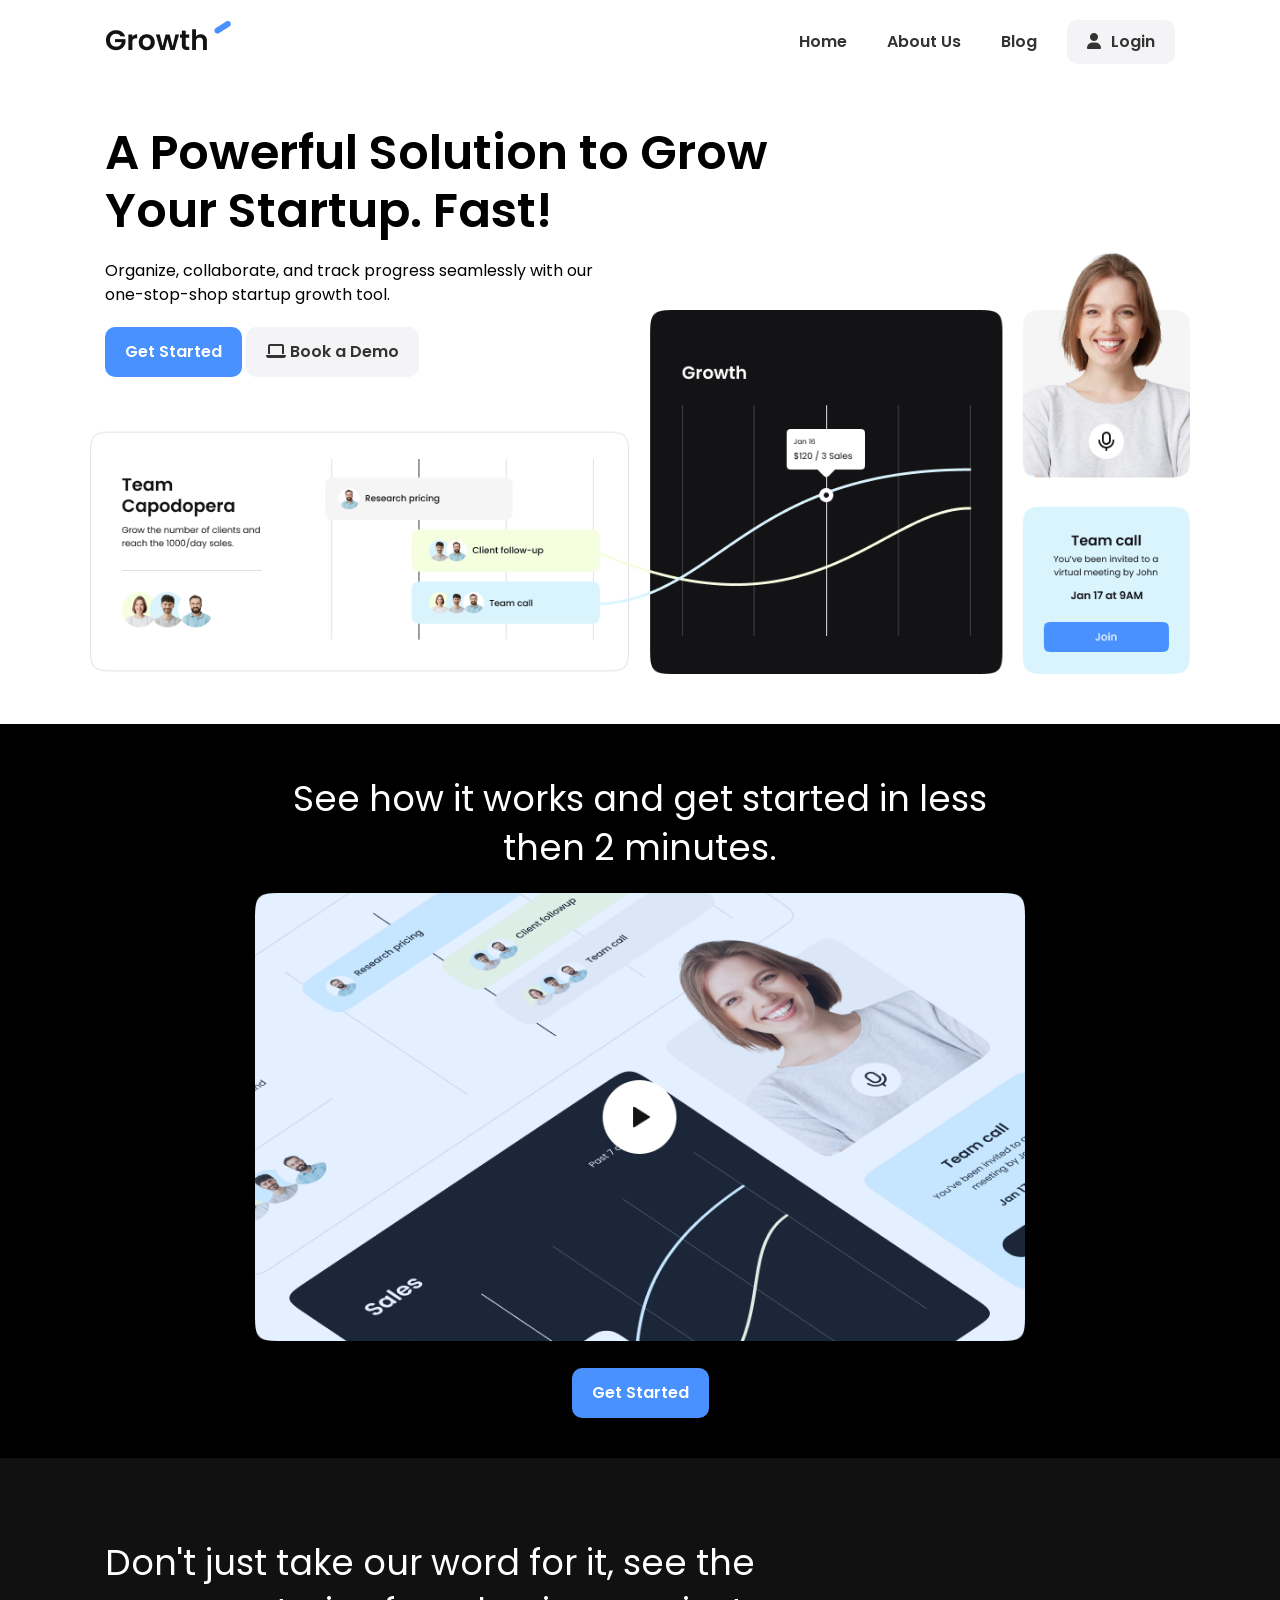
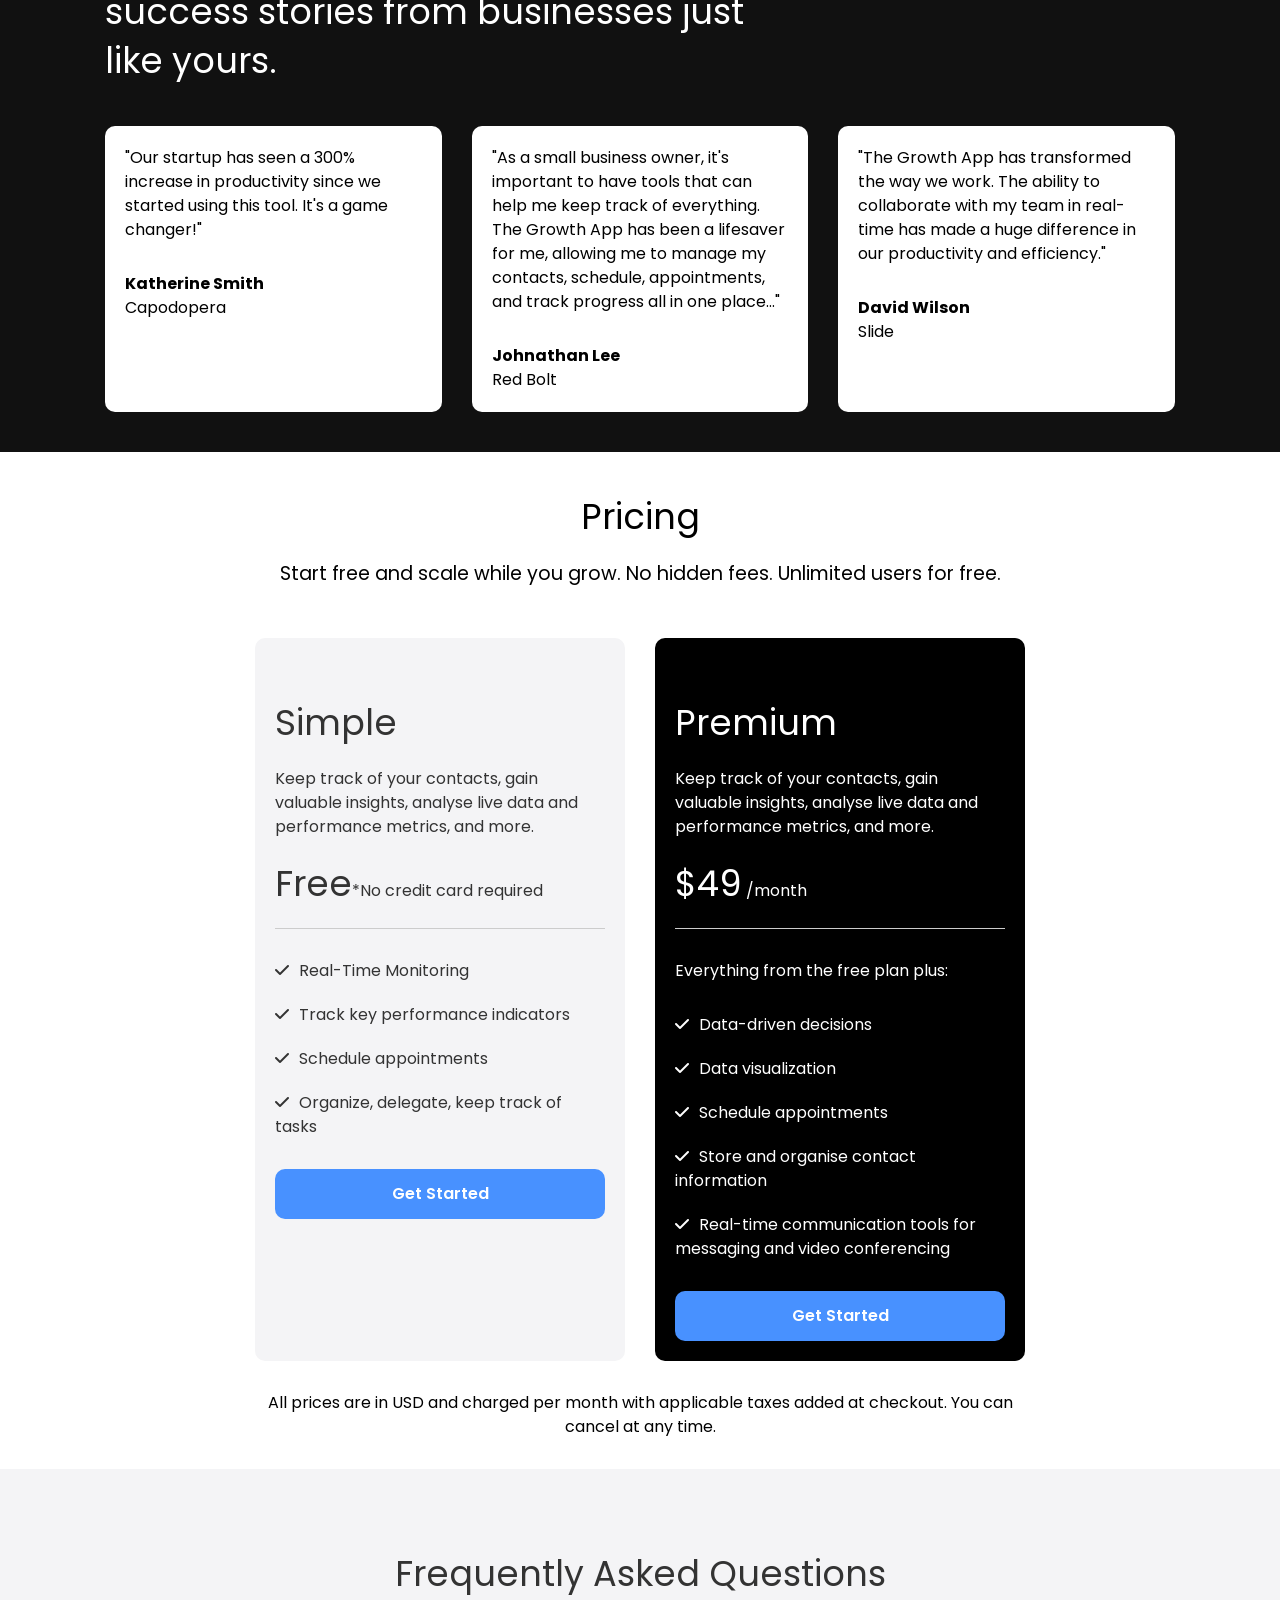
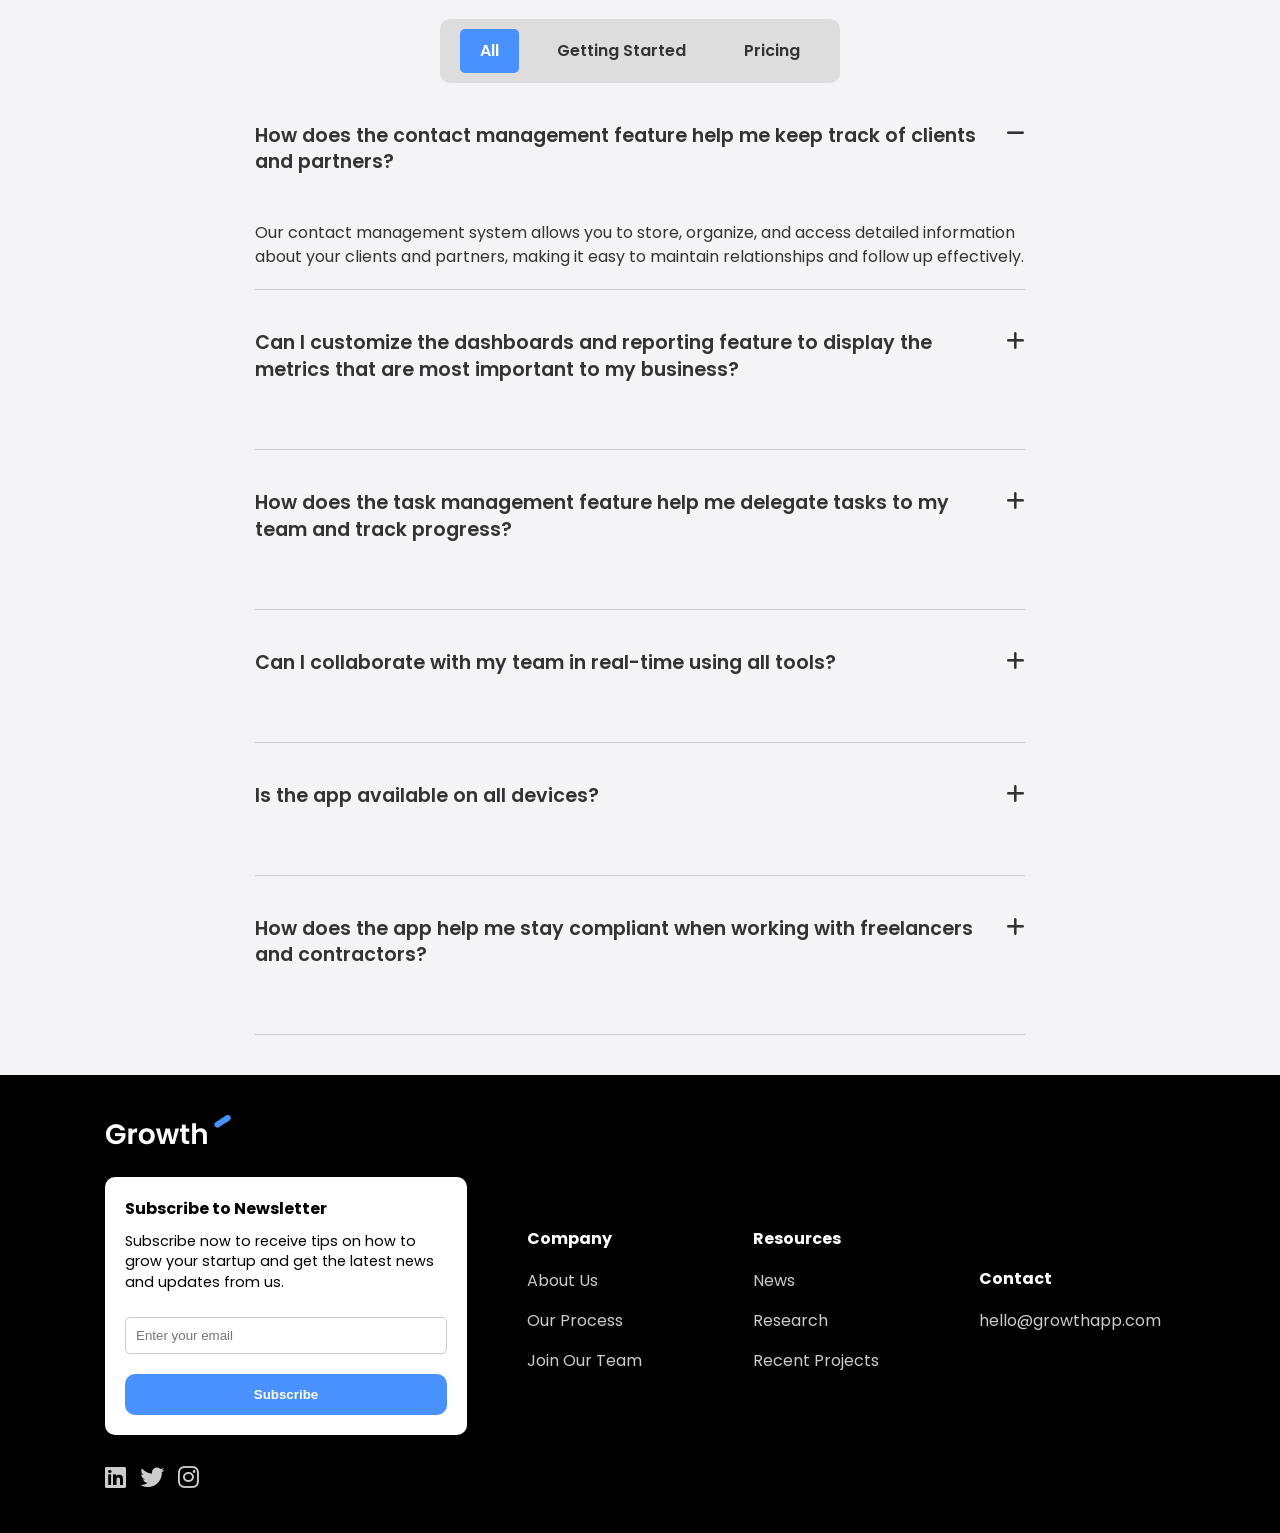
<file: index.html>
<!DOCTYPE html>
<html lang="en">
  <head>
    <meta charset="UTF-8" />
    <meta name="viewport" content="width=device-width, initial-scale=1.0" />
    <title>Growth App</title>
    <link rel="preconnect" href="https://fonts.googleapis.com" />
    <link rel="preconnect" href="https://fonts.gstatic.com" crossorigin />
    <link
      href="https://fonts.googleapis.com/css2?family=Poppins:wght@300;400;600;700&display=swap"
      rel="stylesheet"
    />
    <link
      rel="stylesheet"
      href="https://cdnjs.cloudflare.com/ajax/libs/font-awesome/6.7.2/css/all.min.css"
      integrity="sha512-Evv84Mr4kqVGRNSgIGL/F/aIDqQb7xQ2vcrdIwxfjThSH8CSR7PBEakCr51Ck+w+/U6swU2Im1vVX0SVk9ABhg=="
      crossorigin="anonymous"
      referrerpolicy="no-referrer"
    />
    <link rel="stylesheet" href="css/style.css" />
    <link rel="shortcut icon" href="images/favicon.ico" type="image/x-icon" />
  </head>
  <body>
    <!-- Navbar -->
    <nav class="navbar">
      <div class="container">
        <div class="logo">
          <a href="index.html">
            <img src="images/logo.png" alt="logo" />
          </a>
        </div>
        <div class="main-menu">
          <ul>
            <li><a href="index.html">Home</a></li>
            <li><a href="about.html">About Us</a></li>
            <li><a href="blog.html">Blog</a></li>
            <li>
              <a class="btn" href="#"> <i class="fas fa-user"></i>Login </a>
            </li>
          </ul>
        </div>
        <!-- Hambuger Button -->
        <button class="hamburger-button" aria-label="Toggle menu">
          <div class="hamburger-line"></div>
          <div class="hamburger-line"></div>
          <div class="hamburger-line"></div>
        </button>
        <!-- Mobile menu -->
        <div class="mobile-menu">
          <ul>
            <li><a href="index.html">Home</a></li>
            <li><a href="about.html">About Us</a></li>
            <li><a href="blog.html">Blog</a></li>
            <li>
              <a class="btn" href="#"> <i class="fas fa-user"></i>Login </a>
            </li>
          </ul>
        </div>
      </div>
    </nav>

    <!-- Hero-section -->
    <section class="hero">
      <div class="container">
        <div class="hero-content">
          <h1 class="hero-heading text-xxl">
            A Powerful Solution to Grow Your Startup. Fast!
          </h1>
          <p class="hero-text">
            Organize, collaborate, and track progress seamlessly with our
            one-stop-shop startup growth tool.
          </p>
          <div class="hero-buttons">
            <a href="#" class="btn btn-primary">Get Started</a>
            <a href="#" class="btn"
              ><i class="fas fa-laptop"></i> Book a Demo</a
            >
          </div>
        </div>
      </div>
    </section>

    <!-- Video Section -->
    <section class="video bg-black">
      <div class="container-sm">
        <h2 class="video-heading text-xl text-center">
          See how it works and get started in less then 2 minutes.
        </h2>
        <div class="video-content">
          <a href="#">
            <img
              src="images/video-preview.png"
              alt="Video"
              class="video-preview"
            />
          </a>

          <a href="#" class="btn btn-primary">Get Started</a>
        </div>
      </div>
    </section>

    <!-- Testimonials -->
    <section class="testimonials bg-dark">
      <div class="container">
        <h3 class="testimonials-heading text-xl">
          Don't just take our word for it, see the success stories from
          businesses just like yours.
        </h3>
        <div class="testimonials-grid">
          <!-- Card 1 -->
          <div class="card">
            <p>
              "Our startup has seen a 300% increase in productivity since we
              started using this tool. It's a game changer!"
            </p>

            <p>Katherine Smith</p>
            <p>Capodopera</p>
          </div>
          <!-- Card 2 -->
          <div class="card">
            <p>
              "As a small business owner, it's important to have tools that can
              help me keep track of everything. The Growth App has been a
              lifesaver for me, allowing me to manage my contacts, schedule,
              appointments, and track progress all in one place..."
            </p>

            <p>Johnathan Lee</p>
            <p>Red Bolt</p>
          </div>
          <!-- Card 3 -->
          <div class="card">
            <p>
              "The Growth App has transformed the way we work. The ability to
              collaborate with my team in real-time has made a huge difference
              in our productivity and efficiency."
            </p>

            <p>David Wilson</p>
            <p>Slide</p>
          </div>
        </div>
      </div>
    </section>

    <!-- Pricing -->
    <section class="pricing">
      <div class="container-sm">
        <h3 class="pricing-heading text-xl text-center">Pricing</h3>
        <p class="pricing-subheading text-md text-center">
          Start free and scale while you grow. No hidden fees. Unlimited users
          for free.
        </p>
        <div class="pricing-grid">
          <!-- Pricing Card 1 -->
          <div class="card bg-light">
            <div class="pricing-card-header">
              <h4 class="pricing-card-heading text-xl">Simple</h4>
              <p class="pricing card-subheading">
                Keep track of your contacts, gain valuable insights, analyse
                live data and performance metrics, and more.
              </p>
              <p class="pricing-card-price">
                <span class="text-xl">Free</span>*No credit card required
              </p>
            </div>
            <div class="pricing-card-body">
              <ul>
                <li><i class="fas fa-check"></i>Real-Time Monitoring</li>
                <li>
                  <i class="fas fa-check"></i>Track key performance indicators
                </li>
                <li><i class="fas fa-check"></i>Schedule appointments</li>
                <li>
                  <i class="fas fa-check"></i>Organize, delegate, keep track of
                  tasks
                </li>
              </ul>
              <a href="#" class="btn btn-primary btn-block">Get Started</a>
            </div>
          </div>
          <!-- Pricing Card 2 -->
          <div class="card bg-black">
            <div class="pricing-card-header">
              <h4 class="pricing-card-heading text-xl">Premium</h4>
              <p class="pricing card-subheading">
                Keep track of your contacts, gain valuable insights, analyse
                live data and performance metrics, and more.
              </p>
              <p class="pricing-card-price">
                <span class="text-xl">$49</span> /month
              </p>
            </div>
            <div class="pricing-card-body">
              <p>Everything from the free plan plus:</p>
              <ul>
                <li><i class="fas fa-check"></i>Data-driven decisions</li>
                <li><i class="fas fa-check"></i>Data visualization</li>
                <li><i class="fas fa-check"></i>Schedule appointments</li>
                <li>
                  <i class="fas fa-check"></i>Store and organise contact
                  information
                </li>
                <li>
                  <i class="fas fa-check"></i>Real-time communication tools for
                  messaging and video conferencing
                </li>
              </ul>
              <a href="#" class="btn btn-primary btn-block">Get Started</a>
            </div>
          </div>
        </div>
        <p class="pricing-footer text-center">
          All prices are in USD and charged per month with applicable taxes
          added at checkout. You can cancel at any time.
        </p>
      </div>
    </section>

    <!-- FAQ -->
    <section class="faq bg-light">
      <div class="container-sm">
        <h3 class="text-xl text-center">Frequently Asked Questions</h3>
        <ul class="faq-menu">
          <li class="active">All</li>
          <li>Getting Started</li>
          <li>Pricing</li>
        </ul>
        <div class="faq-content">
          <div class="faq-group">
            <div class="faq-group-header">
              <h4 class="text-md">
                How does the contact management feature help me keep track of
                clients and partners?
              </h4>
              <i class="fas fa-minus"></i>
            </div>
            <div class="faq-group-body open">
              <p>
                Our contact management system allows you to store, organize, and
                access detailed information about your clients and partners,
                making it easy to maintain relationships and follow up
                effectively.
              </p>
            </div>
          </div>

          <div class="faq-group">
            <div class="faq-group-header">
              <h4 class="text-md">
                Can I customize the dashboards and reporting feature to display
                the metrics that are most important to my business?
              </h4>
              <i class="fas fa-plus"></i>
            </div>
            <div class="faq-group-body">
              <p>
                Yes, you can fully customize dashboards to highlight KPIs, sales
                performance, team productivity, and other metrics relevant to
                your business goals.
              </p>
            </div>
          </div>

          <div class="faq-group">
            <div class="faq-group-header">
              <h4 class="text-md">
                How does the task management feature help me delegate tasks to
                my team and track progress?
              </h4>
              <i class="fas fa-plus"></i>
            </div>
            <div class="faq-group-body">
              <p>
                The task management tool allows you to assign tasks, set
                deadlines, monitor progress, and receive real-time updates,
                keeping your team aligned and accountable.
              </p>
            </div>
          </div>

          <div class="faq-group">
            <div class="faq-group-header">
              <h4 class="text-md">
                Can I collaborate with my team in real-time using all tools?
              </h4>
              <i class="fas fa-plus"></i>
            </div>
            <div class="faq-group-body">
              <p>
                Absolutely! Growth App includes real-time messaging, video
                conferencing, and collaborative project boards to help your team
                work together seamlessly from anywhere.
              </p>
            </div>
          </div>

          <div class="faq-group">
            <div class="faq-group-header">
              <h4 class="text-md">Is the app available on all devices?</h4>
              <i class="fas fa-plus"></i>
            </div>
            <div class="faq-group-body">
              <p>
                Yes, Growth App is available on web, iOS, and Android platforms,
                allowing you and your team to stay connected and productive
                across all devices.
              </p>
            </div>
          </div>

          <div class="faq-group">
            <div class="faq-group-header">
              <h4 class="text-md">
                How does the app help me stay compliant when working with
                freelancers and contractors?
              </h4>
              <i class="fas fa-plus"></i>
            </div>
            <div class="faq-group-body">
              <p>
                Growth App provides customizable contracts, task logs, and
                invoicing tools that help ensure transparency, proper
                documentation, and legal compliance when managing freelancers
                and external partners.
              </p>
            </div>
          </div>
        </div>
      </div>
    </section>

    <!-- Footer -->
    <footer class="footer bg-black">
      <div class="container">
        <div class="footer-grid">
          <!-- 1st div -->
          <div>
            <a href="index.html">
              <img src="images/logo-white.png" alt="Logo" />
            </a>
            <div class="card">
              <h4>Subscribe to Newsletter</h4>
              <p class="text-sm">
                Subscribe now to receive tips on how to grow your startup and
                get the latest news and updates from us.
              </p>
              <form action="#">
                <input
                  type="email"
                  name="email"
                  id="email"
                  placeholder="Enter your email"
                  required
                />
                <button type="submit" class="btn btn-primary btn-block">
                  Subscribe
                </button>
              </form>
            </div>
            <a href="#"><i class="fab fa-linkedin"></i></a>
            <a href="#"><i class="fab fa-twitter"></i></a>
            <a href="#"><i class="fab fa-instagram"></i></a>
          </div>
          <!-- 2nd div -->
          <div>
            <h4>Company</h4>
            <ul>
              <li><a href="about.html">About Us</a></li>
              <li><a href="#">Our Process</a></li>
              <li><a href="#">Join Our Team</a></li>
            </ul>
          </div>
          <!-- 3rd Div -->
          <div>
            <h4>Resources</h4>
            <ul>
              <li><a href="#">News</a></li>
              <li><a href="#">Research</a></li>
              <li><a href="#">Recent Projects</a></li>
            </ul>
          </div>
          <!-- 4th div -->
          <div>
            <h4>Contact</h4>
            <ul>
              <li>
                <a href="#">hello@growthapp.com</a>
              </li>
            </ul>
          </div>
        </div>
      </div>
    </footer>

    <script src="js/main.js"></script>
  </body>
</html>
</file>
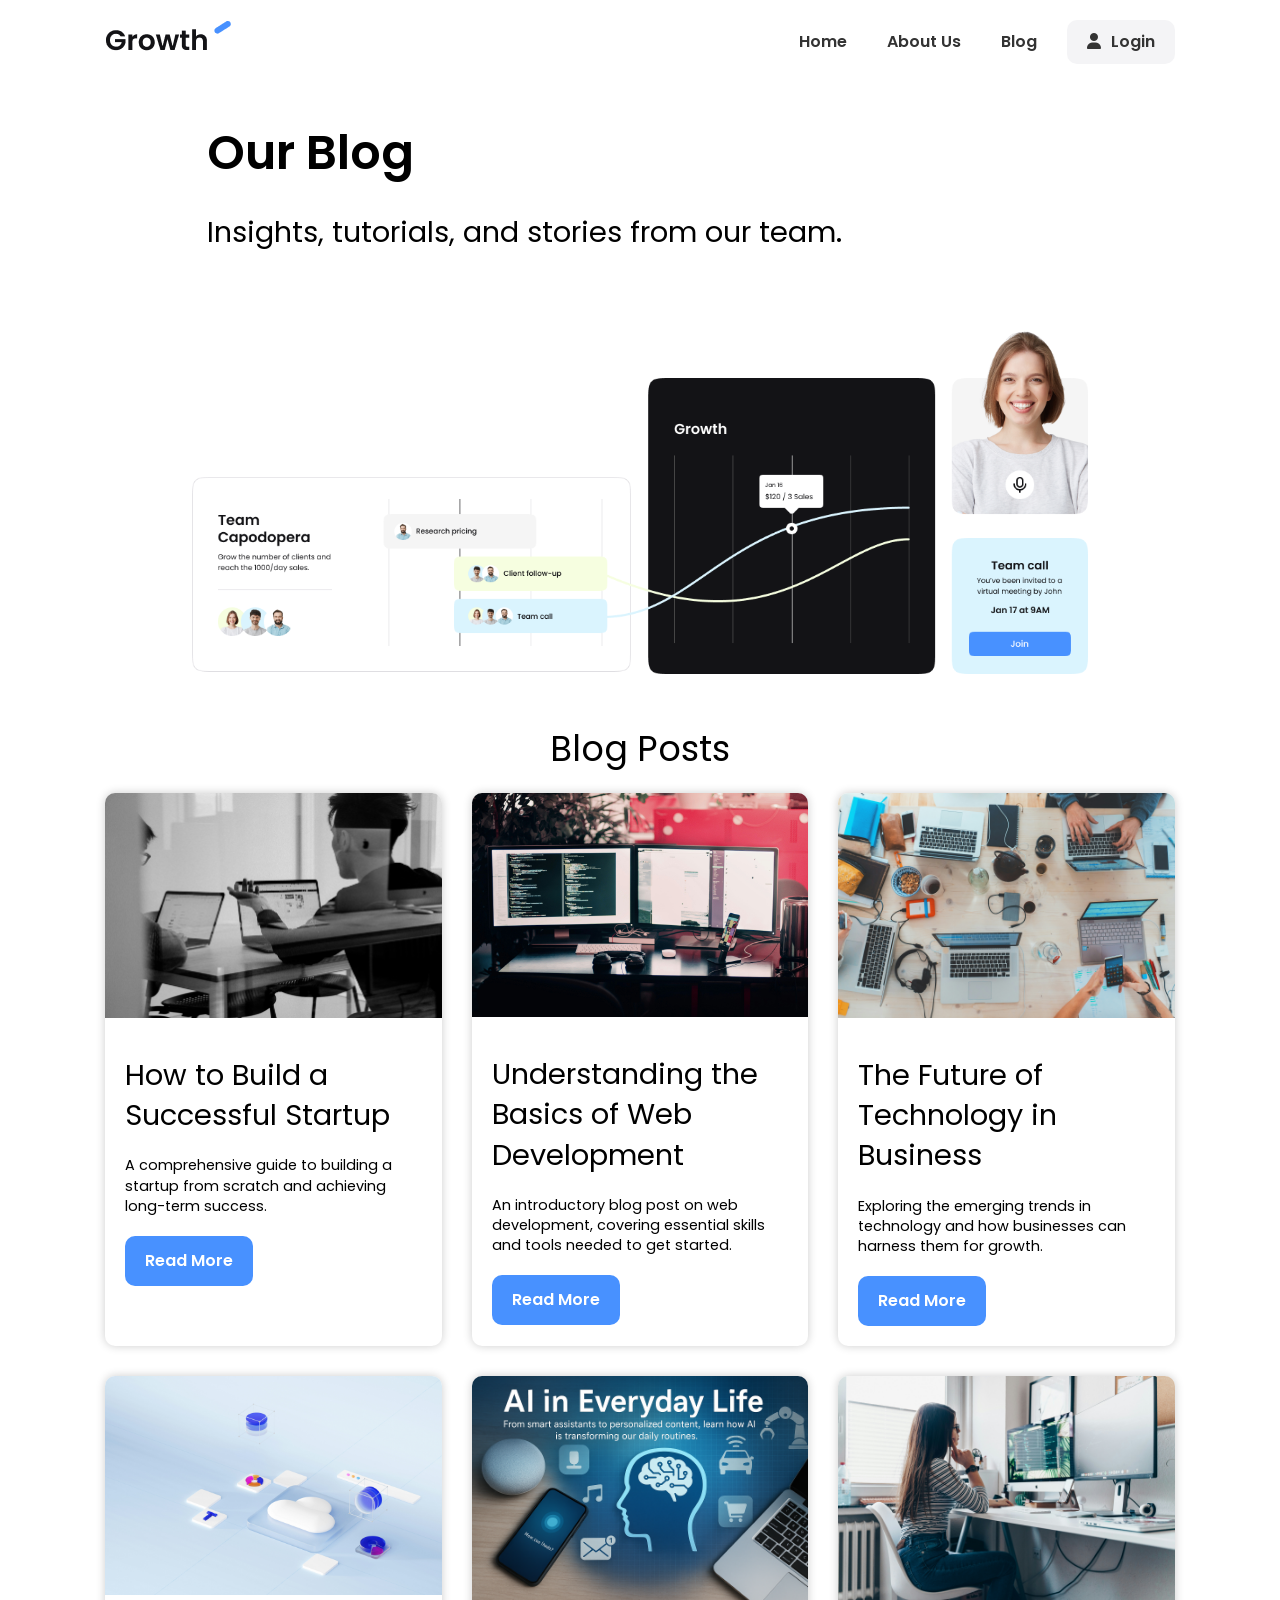
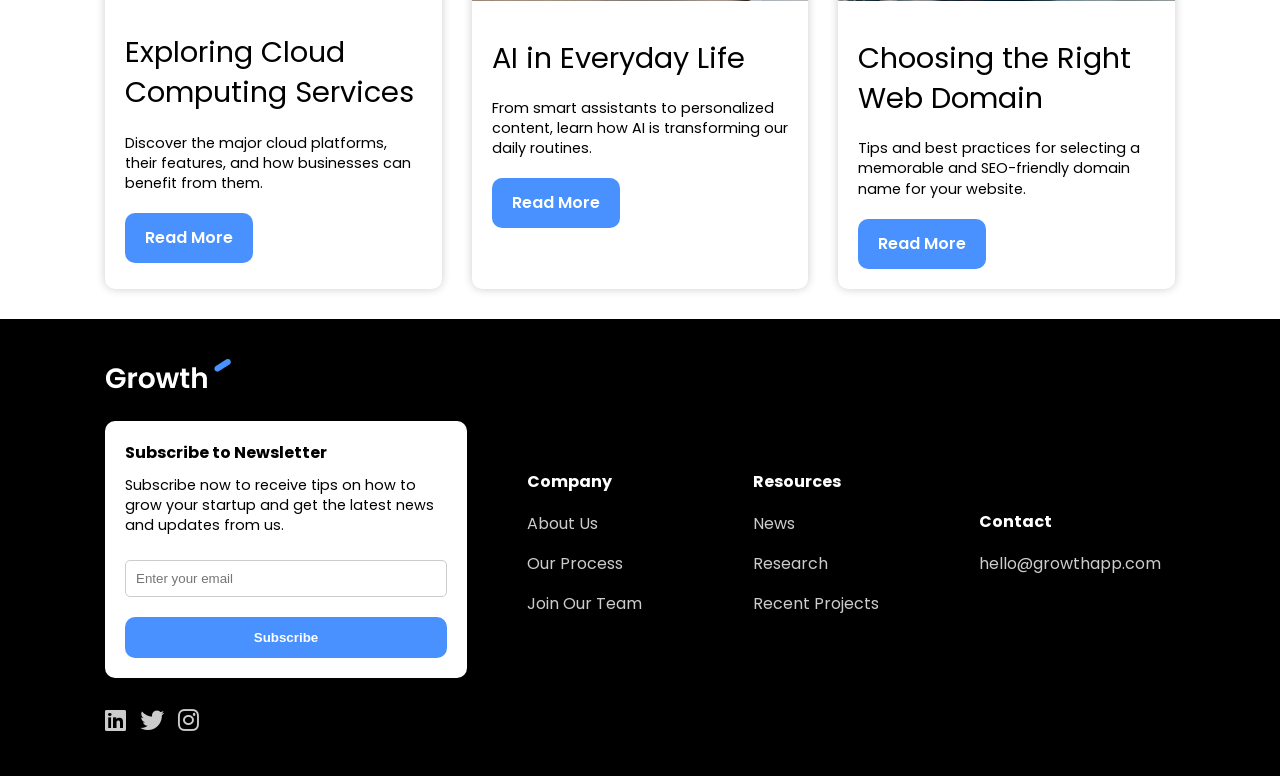
<file: blog.html>
<!DOCTYPE html>
<html lang="en">
  <head>
    <meta charset="UTF-8" />
    <meta name="viewport" content="width=device-width, initial-scale=1.0" />
    <title>Growth App</title>
    <link rel="preconnect" href="https://fonts.googleapis.com" />
    <link rel="preconnect" href="https://fonts.gstatic.com" crossorigin />
    <link
      href="https://fonts.googleapis.com/css2?family=Poppins:wght@300;400;600;700&display=swap"
      rel="stylesheet"
    />
    <link
      rel="stylesheet"
      href="https://cdnjs.cloudflare.com/ajax/libs/font-awesome/6.7.2/css/all.min.css"
      integrity="sha512-Evv84Mr4kqVGRNSgIGL/F/aIDqQb7xQ2vcrdIwxfjThSH8CSR7PBEakCr51Ck+w+/U6swU2Im1vVX0SVk9ABhg=="
      crossorigin="anonymous"
      referrerpolicy="no-referrer"
    />
    <link rel="stylesheet" href="css/style.css" />
    <link rel="shortcut icon" href="images/favicon.ico" type="image/x-icon" />
  </head>
  <body>
    <!-- Navbar -->
    <nav class="navbar">
      <div class="container">
        <div class="logo">
          <a href="index.html">
            <img src="images/logo.png" alt="logo" />
          </a>
        </div>
        <div class="main-menu">
          <ul>
            <li><a href="index.html">Home</a></li>
            <li><a href="about.html">About Us</a></li>
            <li><a href="blog.html">Blog</a></li>
            <li>
              <a class="btn" href="#"> <i class="fas fa-user"></i>Login </a>
            </li>
          </ul>
        </div>
        <!-- Hambuger Button -->
        <button class="hamburger-button" aria-label="Toggle menu">
          <div class="hamburger-line"></div>
          <div class="hamburger-line"></div>
          <div class="hamburger-line"></div>
        </button>
        <!-- Mobile menu -->
        <div class="mobile-menu">
          <ul>
            <li><a href="index.html">Home</a></li>
            <li><a href="about.html">About Us</a></li>
            <li><a href="blog.html">Blog</a></li>
            <li>
              <a class="btn" href="#"> <i class="fas fa-user"></i>Login </a>
            </li>
          </ul>
        </div>
      </div>
    </nav>

    <!-- Blog Hero -->
    <section class="blog-section hero">
      <div class="container hero-content">
        <h1 class="text-xxl">Our Blog</h1>
        <p class="text-lg">Insights, tutorials, and stories from our team.</p>
      </div>
    </section>

    <!-- Blog Posts -->
    <section class="blog-posts-section container">
      <h2 class="text-xl text-center">Blog Posts</h2>
      <div class="blog-grid">
        <!-- Blog Post 1 -->
        <div class="card">
          <div class="blog-img">
            <a href="#"
              ><img
                src="images/blog-1.jpg"
                alt="How to Build a Successful Startup"
            /></a>
          </div>
          <div class="blog-text">
            <h3 class="text-lg">How to Build a Successful Startup</h3>
            <p class="text-sm">
              A comprehensive guide to building a startup from scratch and
              achieving long-term success.
            </p>
            <a href="#" class="btn btn-primary">Read More</a>
          </div>
        </div>

        <!-- Blog Post 2 -->
        <div class="card">
          <div class="blog-img">
            <a href="#"
              ><img
                src="images/blog-2.jpg"
                alt="Understanding the Basics of Web Development"
            /></a>
          </div>
          <div class="blog-text">
            <h3 class="text-lg">Understanding the Basics of Web Development</h3>
            <p class="text-sm">
              An introductory blog post on web development, covering essential
              skills and tools needed to get started.
            </p>
            <a href="#" class="btn btn-primary">Read More</a>
          </div>
        </div>

        <!-- Blog Post 3 -->
        <div class="card">
          <div class="blog-img">
            <a href="#"
              ><img
                src="images/blog-3.jpg"
                alt="The Future of Technology in Business"
            /></a>
          </div>
          <div class="blog-text">
            <h3 class="text-lg">The Future of Technology in Business</h3>
            <p class="text-sm">
              Exploring the emerging trends in technology and how businesses can
              harness them for growth.
            </p>
            <a href="#" class="btn btn-primary">Read More</a>
          </div>
        </div>

        <!-- Blog Post 4-->
        <div class="card">
          <div class="blog-img">
            <a href="#"
              ><img
                src="images/blog-4.jpg"
                alt="The Future of Technology in Business"
            /></a>
          </div>
          <div class="blog-text">
            <h3 class="text-lg">Exploring Cloud Computing Services</h3>
            <p class="text-sm">
              Discover the major cloud platforms, their features, and how
              businesses can benefit from them.
            </p>
            <a href="#" class="btn btn-primary">Read More</a>
          </div>
        </div>

        <!-- Blog Post 5-->
        <div class="card">
          <div class="blog-img">
            <a href="#"
              ><img
                src="images/blog-5.png"
                alt="The Future of Technology in Business"
            /></a>
          </div>
          <div class="blog-text">
            <h3 class="text-lg">AI in Everyday Life</h3>
            <p class="text-sm">
              From smart assistants to personalized content, learn how AI is
              transforming our daily routines.
            </p>
            <a href="#" class="btn btn-primary">Read More</a>
          </div>
        </div>

        <!-- Blog Post 6 -->
        <div class="card">
          <div class="blog-img">
            <a href="#"
              ><img
                src="images/blog-6.jpg"
                alt="The Future of Technology in Business"
            /></a>
          </div>
          <div class="blog-text">
            <h3 class="text-lg">Choosing the Right Web Domain</h3>
            <p class="text-sm">
              Tips and best practices for selecting a memorable and SEO-friendly
              domain name for your website.
            </p>
            <a href="#" class="btn btn-primary">Read More</a>
          </div>
        </div>
      </div>
    </section>

    <!-- Footer -->
    <footer class="footer bg-black">
      <div class="container">
        <div class="footer-grid">
          <!-- 1st div -->
          <div>
            <a href="index.html">
              <img src="images/logo-white.png" alt="Logo" />
            </a>
            <div class="card">
              <h4>Subscribe to Newsletter</h4>
              <p class="text-sm">
                Subscribe now to receive tips on how to grow your startup and
                get the latest news and updates from us.
              </p>
              <form action="#">
                <input
                  type="email"
                  name="email"
                  id="email"
                  placeholder="Enter your email"
                  required
                />
                <button type="submit" class="btn btn-primary btn-block">
                  Subscribe
                </button>
              </form>
            </div>
            <a href="#"><i class="fab fa-linkedin"></i></a>
            <a href="#"><i class="fab fa-twitter"></i></a>
            <a href="#"><i class="fab fa-instagram"></i></a>
          </div>
          <!-- 2nd div -->
          <div>
            <h4>Company</h4>
            <ul>
              <li><a href="about.html">About Us</a></li>
              <li><a href="#">Our Process</a></li>
              <li><a href="#">Join Our Team</a></li>
            </ul>
          </div>
          <!-- 3rd Div -->
          <div>
            <h4>Resources</h4>
            <ul>
              <li><a href="blog.html">News</a></li>
              <li><a href="#">Research</a></li>
              <li><a href="#">Recent Projects</a></li>
            </ul>
          </div>
          <!-- 4th div -->
          <div>
            <h4>Contact</h4>
            <ul>
              <li>
                <a href="#">hello@growthapp.com</a>
              </li>
            </ul>
          </div>
        </div>
      </div>
    </footer>

    <script src="js/main.js"></script>
  </body>
</html>
</file>
<file: css/style.css>
* {
  margin: 0;
  padding: 0;
  box-sizing: border-box;
}

:root {
  --primary-color: #4891ff;
  --light-color: #f4f4f6;
  --dark-color: #111;
}

/* Base styles */
body {
  font-family: "Poppins", sans-serif;
  font-size: 16px;
  line-height: 1.5;
  background-color: #fff;
  overflow-x: hidden;
}

a {
  text-decoration: none;
  color: #333;
}

ul {
  list-style: none;
}

img {
  max-width: 100%;
}

/* Navbar */
.navbar {
  background-color: #fff;
  padding: 20px;
}

.navbar .container {
  display: flex;
  justify-content: space-between;
  align-items: center;
}

.navbar .main-menu ul {
  display: flex;
}

.navbar ul li a {
  padding: 10px 20px;
  display: block;
  font-weight: 600;
  transition: 0.5s;
}

.navbar ul li a:hover {
  color: var(--primary-color);
}

.navbar ul li a i {
  margin-right: 10px;
}

.navbar ul li:last-child a {
  margin-left: 10px;
}

/* Hero */
.hero {
  margin-bottom: 50px;
}

.hero .container {
  background: url("../images/hero-bg.png") no-repeat;
  background-size: contain;
  background-position: center bottom;
  height: 550px;
}

.hero .hero-content {
  width: 70%;
}

.hero .hero-text {
  width: 70%;
  margin-bottom: 20px;
}

/* Video Section */
.video {
  padding: 10px 0 40px;
}

.video .video-content {
  display: flex;
  flex-direction: column;
  align-items: center;
}

.video .video-preview {
  margin-bottom: 20px;
}

/* Testimonials */
.testimonials {
  padding: 40px 0;
}

.testimonials .testimonials-heading {
  width: 700px;
  margin-bottom: 40px;
}

.testimonials .testimonials-grid {
  display: grid;
  grid-template-columns: repeat(3, 1fr);
  gap: 30px;
}

.testimonials .card p:nth-child(2) {
  margin-top: 30px;
  font-weight: bold;
}

/* Pricing */
.pricing-grid {
  display: grid;
  grid-template-columns: repeat(2, 1fr);
  gap: 30px;
  margin-top: 50px;
}

.pricing .pricing-card-subheading {
  margin-bottom: 30px;
}

.pricing .pricing-card-price {
  margin-bottom: 30px;
  padding: 20px 0;
  border-bottom: 1px solid #ccc;
}

.pricing ul {
  margin: 30px 0;
}

.pricing ul li {
  margin-bottom: 20px;
}

.pricing ul li i {
  margin-right: 10px;
}

.pricing .pricing-footer {
  margin: 30px 0;
}

/* FAQ Section */
.faq {
  padding: 40px 0;
}

.faq .faq-group {
  border-bottom: 1px solid #ccc;
  padding-bottom: 20px;
}

.faq .faq-group .faq-group-header {
  padding: 20px 0;
  margin-bottom: 15px;
  position: relative;
}

.faq .faq-group .faq-group-header h4 {
  width: 95%;
  font-weight: 600;
}

.faq .faq-group .faq-group-header i {
  position: absolute;
  right: 0;
  top: 40px;
  font-size: 1.3rem;
  cursor: pointer;
}

.faq .faq-group .faq-group-body {
  display: none;
}

.faq .faq-group .faq-group-body.open {
  display: block;
}

.faq ul.faq-menu {
  max-width: 400px;
  margin: auto;
  display: flex;
  justify-content: space-between;
  align-items: center;
  background: #ddd;
  padding: 10px 20px;
  border-radius: 10px;
  font-weight: 600;
  cursor: pointer;
}

.faq ul.faq-menu li {
  padding: 10px 20px;
  border-radius: 5px;
  text-align: center;
}

.faq ul.faq-menu li.active {
  background-color: var(--primary-color);
  color: #fff;
}

/* Footer */
.footer {
  padding: 40px 0;
}

.footer h4 {
  margin-bottom: 10px;
}

.footer ul li {
  line-height: 2.5;
}

.footer a {
  color: #ccc;
}

.footer i {
  font-size: 1.5rem;
  margin-right: 10px;
}

.footer-grid {
  display: grid;
  grid-template-columns: 2fr 1fr 1fr 1fr;
  gap: 30px;
  justify-content: center;
  align-items: center;
}

.footer .card {
  margin: 20px 30px 30px 0;
}

.footer input[type="email"] {
  width: 100%;
  padding: 10px;
  border: 1px solid #ccc;
  border-radius: 5px;
  margin: 20px 0;
}

/* Utility Classes */

.container {
  max-width: 1100px;
  margin: 0 auto;
  padding: 0 15px;
}

.container-sm {
  max-width: 800px;
  margin: 0 auto;
  padding: 0 15px;
}

/* Card */
.card {
  background: #fff;
  color: #000;
  border-radius: 10px;
  padding: 20px;
}

/* Buttons */
.btn {
  display: inline-block;
  padding: 13px 20px;
  background: var(--light-color);
  color: #333;
  font-weight: 600;
  text-decoration: none;
  border: none;
  border-radius: 10px;
  cursor: pointer;
  text-align: center;
  transition: 0.5s;
}

.btn:hover {
  opacity: 0.8;
}

.btn-primary {
  background: var(--primary-color);
  color: #fff;
}

.btn-dark {
  background: var(--dark-color);
  color: #fff;
}

.btn-block {
  display: block;
  width: 100%;
}

/* Text Classes */
.text-xxl {
  font-size: 3rem;
  line-height: 1.2;
  font-weight: 600;
  margin: 40px 0 20px;
}

.text-xl {
  font-size: 2.2rem;
  line-height: 1.4;
  font-weight: normal;
  margin: 40px 0 20px;
}

.text-lg {
  font-size: 1.8rem;
  line-height: 1.4;
  font-weight: normal;
  margin: 30px 0 20px;
}

.text-md {
  font-size: 1.2rem;
  line-height: 1.4;
  font-weight: normal;
  margin: 20px 0 10px;
}

.text-sm {
  font-size: 0.9rem;
  line-height: 1.4;
  font-weight: normal;
  margin: 10px 0 5px;
}

.text-center {
  text-align: center;
}

/* Background */
.bg-primary {
  background: var(--primary-color);
  color: #fff;
}

.bg-light {
  background: var(--light-color);
  color: #333;
}

.bg-dark {
  background: var(--dark-color);
  color: #fff;
}

.bg-black {
  background: #000;
  color: #fff;
}

/* Hamburger Button */

.hamburger-button {
  display: none;
  background: none;
  border: none;
  cursor: pointer;
  padding: 10px;
  z-index: 1000;
}

.hamburger-button .hamburger-line {
  width: 30px;
  height: 3px;
  background: #333;
  margin: 6px 0;
  border-radius: 2px;
}

/* Mobile Menu */
.mobile-menu {
  position: fixed;
  top: 0;
  right: -300px;
  width: 250px;
  height: 100%;
  z-index: 100;
  background: #fff;
  box-shadow: 0px 0px 10px rgba(0, 0, 0, 0.2);
  transition: right 0.3s ease-in-out;
}

.mobile-menu.active {
  right: 0;
}

.mobile-menu ul {
  margin-top: 100px;
  padding-right: 10px;
}

.mobile-menu ul li {
  margin: 10px 0;
}

.mobile-menu ul li a {
  font-size: 20px;
  transition: 0.3s;
}

/* ========== About Page Styles ========== */

.team-section .team-grid{
    display: grid;
    grid-template-columns: repeat(3, 1fr);
    gap: 30px;
}

.team-section .team-grid .card>img{
    border-radius: 50%;
    box-shadow: 0 0 10px rgba(0, 0, 0, 0.1);
}

.team-section .team-grid .card .team-name{
    font-size: 1.5rem;
    font-weight: 600;
    margin-top: 10px;
}

.team-section .team-grid .card .team-role{
    font-size: 0.89rem;
    color: var(--dark-color);
}

.mission-section {
    width: 100%;
}

.cta-section {
  padding: 30px 0;
  margin-top: 20px;
}

/* ========== Blog Page Styles ========== */
.blog-posts-section .blog-grid{
    display: grid;
    grid-template-columns: repeat(3, 1fr);
    gap: 30px;
    margin-bottom: 30px;
}

.blog-posts-section .blog-grid .card{
  padding: 0;
  overflow: hidden;
  box-shadow: 0 0 10px rgba(0, 0, 0, 0.2);
}

.blog-posts-section .blog-grid .card .blog-img{
  transition: all 0.5s ease-in-out;
}

.blog-posts-section .blog-grid .card .blog-img:hover{
  opacity: 0.8;
  transform: scale(1.05);
}

.blog-posts-section .blog-grid .card .blog-text{
  padding: 0 20px 20px 20px;
}

.blog-posts-section .blog-grid .card .blog-text>p{
  margin-bottom: 20px;
}

/* Media Queries */

@media (max-width: 960px) {
  .text-xxl {
    font-size: 2.5rem;
  }

  .blog-posts-section .blog-grid{
    display: grid;
    grid-template-columns: repeat(2, 1fr);
}
}

@media (max-width: 670px) {
  /* Nav */
  .navbar .main-menu {
    display: none;
  }

  .navbar .hamburger-button {
    display: block;
  }

  /* Hero */

  .hero .container {
    background: url("../images/hero-bg-mobile.png") no-repeat;
    background-size: 350px;
    background-position: bottom;
    height: 770px;
  }

  .hero .hero-content,
  .hero .hero-text {
    width: 100%;
    text-align: center;
  }

  .hero .hero-buttons .btn {
    margin-bottom: 10px;
    display: block;
  }

  /* Testimonials */
  .testimonials .testimonials-heading {
    max-width: 100%;
    text-align: center;
  }

  .testimonials .testimonials-grid,
  .pricing .pricing-grid,
  .footer .footer-grid {
    grid-template-columns: 1fr;
  }

  /* about section */
  .team-section .team-grid{
    display: grid;
    grid-template-columns: 1fr;
}

/* Blog section */
.blog-posts-section .blog-grid{
    display: grid;
    grid-template-columns: 1fr;
}

/* Footer */

  .footer .card {
    margin-right: 0;
  }

  .footer .footer-grid > div {
    text-align: center;
  }

  /* text */
  .text-xl {
    font-size: 1.8rem;
  }

  .text-lg {
    font-size: 1.5rem;
  }

  .text-md {
    font-size: 1.1rem;
  }
}

@media (max-width: 500px) {
  .text-xxl {
    font-size: 2rem;
  }
}
</file>
